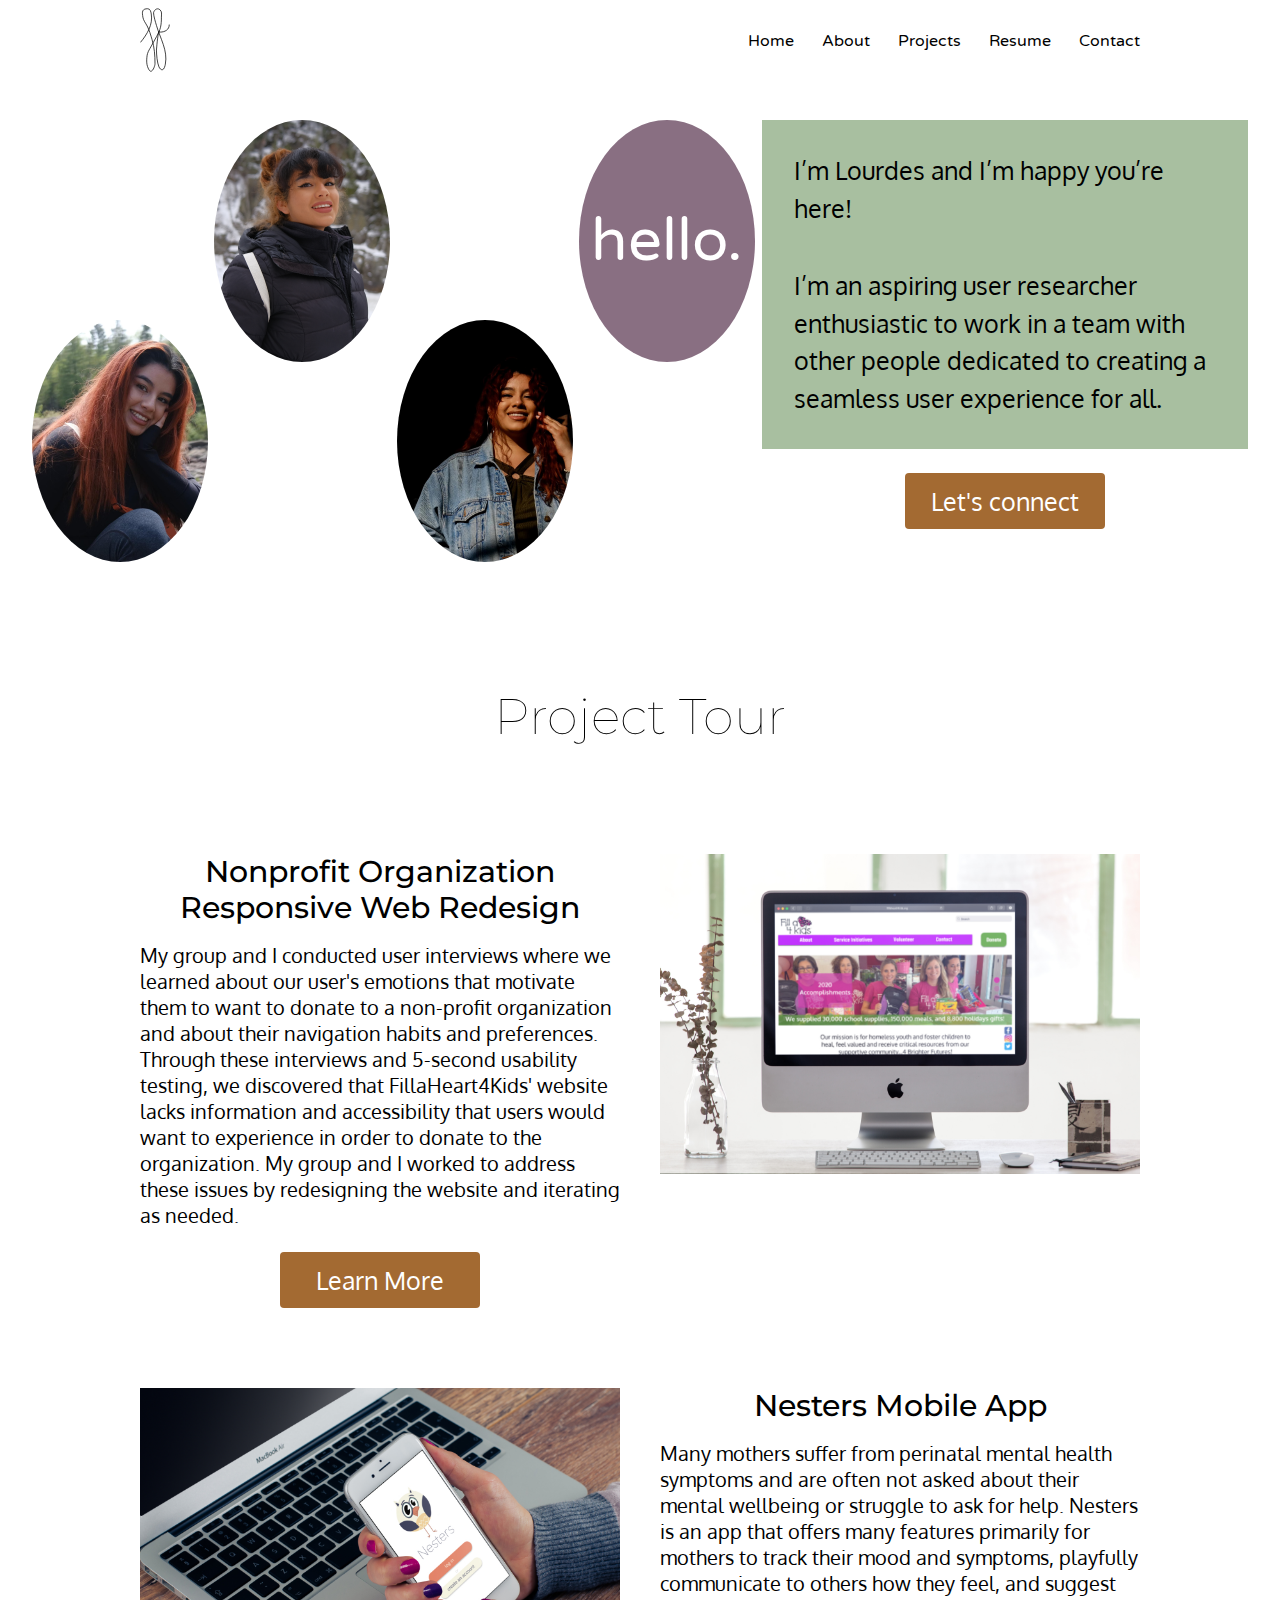
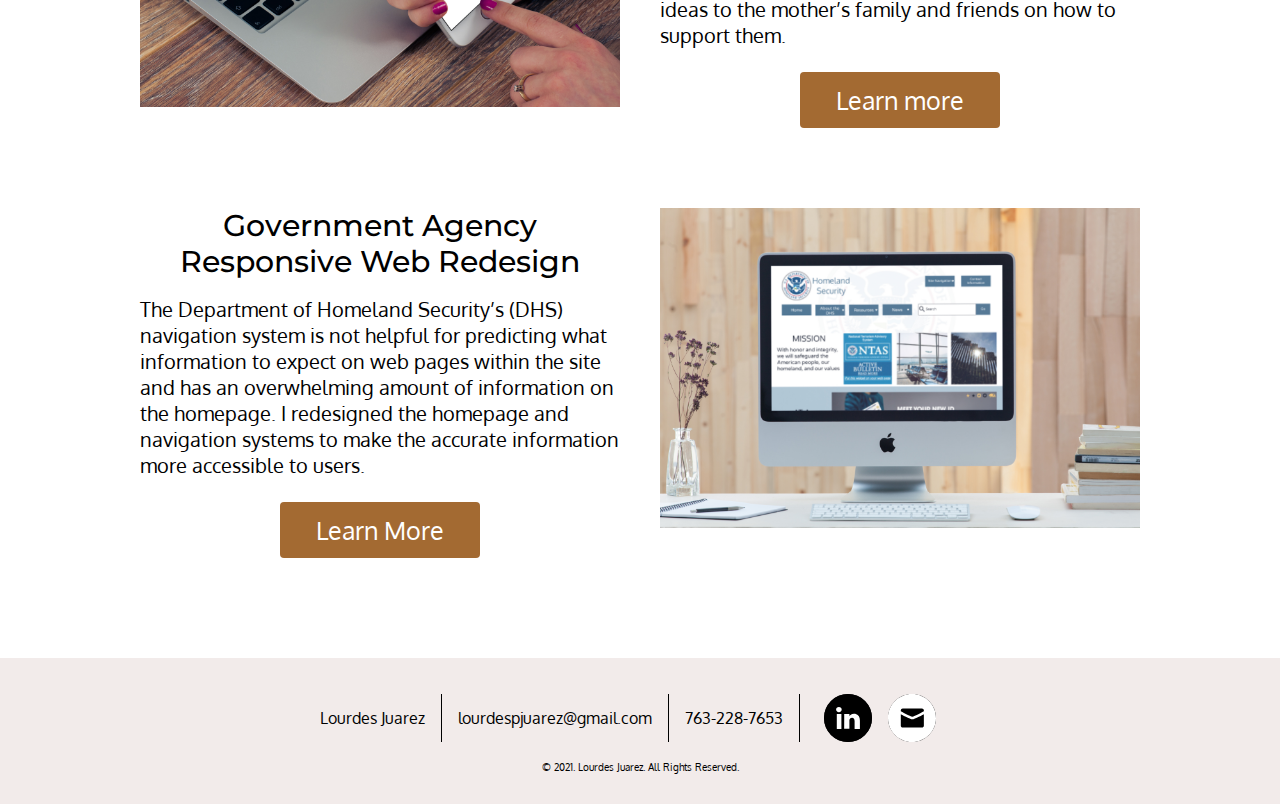
<file: index.html>
<!doctype html>

<html lang="en">

<head>
  <meta charset="utf-8">
  <title>Lourdes Juarez</title>
  <link rel="preconnect" href="https://fonts.googleapis.com">
  <link rel="preconnect" href="https://fonts.gstatic.com" crossorigin>
  <link
    href="https://fonts.googleapis.com/css2?family=Montserrat:wght@100;500&family=Oxygen:wght@400;700&family=Varela+Round&display=swap"
    rel="stylesheet">
  <link rel="stylesheet" href="css/reset.css">
  <link rel="stylesheet" href="css/index.css">
  <!-- Global site tag (gtag.js) - Google Analytics -->
  <script async src="https://www.googletagmanager.com/gtag/js?id=G-2B09VEYS4X"></script>
  <script>
    window.dataLayer = window.dataLayer || [];
    function gtag() { dataLayer.push(arguments); }
    gtag('js', new Date());

    gtag('config', 'G-2B09VEYS4X');
  </script>
  <!-- Hotjar Tracking Code for https://lourdespamela.github.io/UX_UI_HW_17/ -->
  <script>
    (function (h, o, t, j, a, r) {
      h.hj = h.hj || function () { (h.hj.q = h.hj.q || []).push(arguments) };
      h._hjSettings = { hjid: 2714497, hjsv: 6 };
      a = o.getElementsByTagName('head')[0];
      r = o.createElement('script'); r.async = 1;
      r.src = t + h._hjSettings.hjid + j + h._hjSettings.hjsv;
      a.appendChild(r);
    })(window, document, 'https://static.hotjar.com/c/hotjar-', '.js?sv=');
  </script>
  <script src="index.js" type="text/javascript">
  </script>
</head>

<body>
  <header class="header">
    <nav class="navigation">
      <div class="logo-wrapper">
        <img src="images/logo.svg" class="logo" />
      </div>
      <ul class="nav-links">
        <li class="nav-item">
          <a class="navigation-link" href="index.html">Home</a>
        </li>
        <li class="nav-item">
          <a class="navigation-link" href="about.html">About</a>
        </li>
        <li class="nav-item">
          <a class="navigation-link" href="#projects">Projects</a>
        </li>
        <li class="nav-item">
          <a class="navigation-link" href="resume.html">Resume</a>
        </li>
        <li class="nav-item">
          <a class="navigation-link" href="contact.html">Contact</a>
        </li>
      </ul>
    </nav>
  </header>
  <section class="hero-section">
    <div class="hero-grid">
      <div class="hero-images">
        <div class="image-1 oval">
          <img class="hero-image" src="images/left portrait.png" />
        </div>
        <div class="image-2 oval">
          <img class="hero-image" src="images/Center Portrait.png" />
        </div>
        <div class="image-3 oval">
          <img class="hero-image" src="images/Right Portrait.png" />
        </div>
        <div class="welcome oval">
          hello.
        </div>
      </div>
      <div class="hero-body">
        <div class="intro-text">
          <h2 class="intro">I’m Lourdes and I’m happy you’re here!</h2> <br>
          <p class="greeting">I’m an aspiring user researcher enthusiastic to work in a team with other people dedicated
            to creating a seamless user experience for all.</p>

        </div>
        <a class="link-button">
          Let's connect
        </a>
      </div>
    </div>
  </section>
  <section class="my-work" id="projects">
    <div class="work-intro">
      <h2>Project Tour</h2>
    </div>
    <div id="project-tour" class="project-grid">
      <div class="project-description">
        <h3 class="project-title">Nonprofit Organization Responsive Web Redesign</h3>
        <p class="case-description">My group and I conducted user interviews where we learned about our user's emotions
          that motivate them to want to donate to a non-profit organization and about their navigation habits and
          preferences. Through these interviews and 5-second usability testing, we discovered that FillaHeart4Kids'
          website lacks information and accessibility that users would want to experience in order to donate to the
          organization. My group and I worked to address these issues by redesigning the website and iterating as
          needed. </p>
        <a class="link-button" href="fillaheart4kids.html">
          Learn More
        </a>
      </div>
      <div class="project-image-wrapper">
        <img class="project-image" src="images/Nonprofit RWD Mockup.jpg">
      </div>
    </div>
    <div class="project-grid inverted">
      <div class="project-image-wrapper">
        <img class="project-image" src="images/Nesters Mockup.jpg">
      </div>
      <div class="project-description">
        <h3 class="project-title">Nesters Mobile App</h3>
        <p class="case-description">Many mothers suffer from perinatal mental health symptoms and are often not asked
          about their mental wellbeing or struggle to ask for help. Nesters is an app that offers many features
          primarily for mothers to track their mood and symptoms, playfully communicate to others how they feel, and
          suggest ideas to the mother’s family and friends on how to support them.</p>
        <a class="link-button">
          Learn more
        </a>
      </div>
    </div>
    <div class="project-grid">
      <div class="project-description">
        <h3 class="project-title">Government Agency Responsive Web Redesign</h3>
        <p class="case-description">The Department of Homeland Security’s (DHS) navigation system is not helpful for
          predicting what information to expect on web pages within the site and has an overwhelming amount of
          information on the homepage. I redesigned the homepage and navigation systems to make the accurate information
          more accessible to users.</p>
        <a class="link-button">
          Learn More
        </a>
      </div>
      <div class="project-image-wrapper">
        <img class="project-image" src="images/DHS RWD Mockup.jpg">
      </div>
    </div>
  </section>

  <footer class="footer">
    <ul class="footer-links">
      <li class="footer-item">Lourdes Juarez</li>
      <li class="footer-item">lourdespjuarez@gmail.com</li>
      <li class="footer-item">763-228-7653</li>
      <div class="icon-wrapper">
        <div class="contact-icon">
          <a href="https://www.linkedin.com/in/name" target="_blank" rel="noopener noreferrer">
            <svg enable-background="new 0 0 48 48" version="1.1" viewBox="0 0 48 48" xml:space="preserve"
              xmlns="http://www.w3.org/2000/svg">
              <circle cx="24" cy="24" fill="currentColor" r="24" />
              <path
                d="M17.4,34.9h-4.6V20.1h4.6V34.9z M14.9,18.2L14.9,18.2c-1.7,0-2.8-1.1-2.8-2.6c0-1.5,1.1-2.6,2.8-2.6  c1.7,0,2.8,1.1,2.8,2.6C17.7,17.1,16.7,18.2,14.9,18.2z M35.9,34.9h-5.3v-7.7c0-2-0.8-3.4-2.6-3.4c-1.4,0-2.1,0.9-2.5,1.8  c-0.1,0.3-0.1,0.8-0.1,1.2v8h-5.2c0,0,0.1-13.6,0-14.8h5.2v2.3c0.3-1,2-2.5,4.6-2.5c3.3,0,5.9,2.1,5.9,6.7V34.9z"
                fill="#FFFFFF" />
            </svg>
          </a>
        </div>
        <div class="contact-icon">
          <a href="mailto:john@gmail.com" target="_blank" rel="noopener noreferrer">
            <svg width="48" height="48" viewBox="0 0 48 48" fill="none" xmlns="http://www.w3.org/2000/svg">
              <path fill-rule="evenodd" clip-rule="evenodd"
                d="M24 48C10.7452 48 0 37.2548 0 24C0 10.7452 10.7452 0 24 0C37.2548 0 48 10.7452 48 24C48 37.2548 37.2548 48 24 48ZM24.3344 22.653C26.2995 22.653 35.8544 17.28 35.8544 17.28L35.8698 16.32C35.8698 15.2602 35.0096 14.4 33.9469 14.4H14.7219C13.6602 14.4 12.8 15.2602 12.8 16.32V17.1754C12.8 17.1754 22.4595 22.653 24.3344 22.653ZM12.8154 20.16C12.8144 20.16 22.4595 25.293 24.3344 25.293C26.3898 25.293 35.8544 20.16 35.8544 20.16L35.8698 31.68C35.8698 32.7398 35.0096 33.6 33.9469 33.6H14.7219C13.6611 33.6 12.8 32.7398 12.8 31.68L12.8154 20.16Z"
                fill="white" />
            </svg>
          </a>
        </div>
      </div>
    </ul>
    <p class="copyright">© 2021. Lourdes Juarez. All Rights Reserved.
    </p>
  </footer>

</body>

</html>
</file>
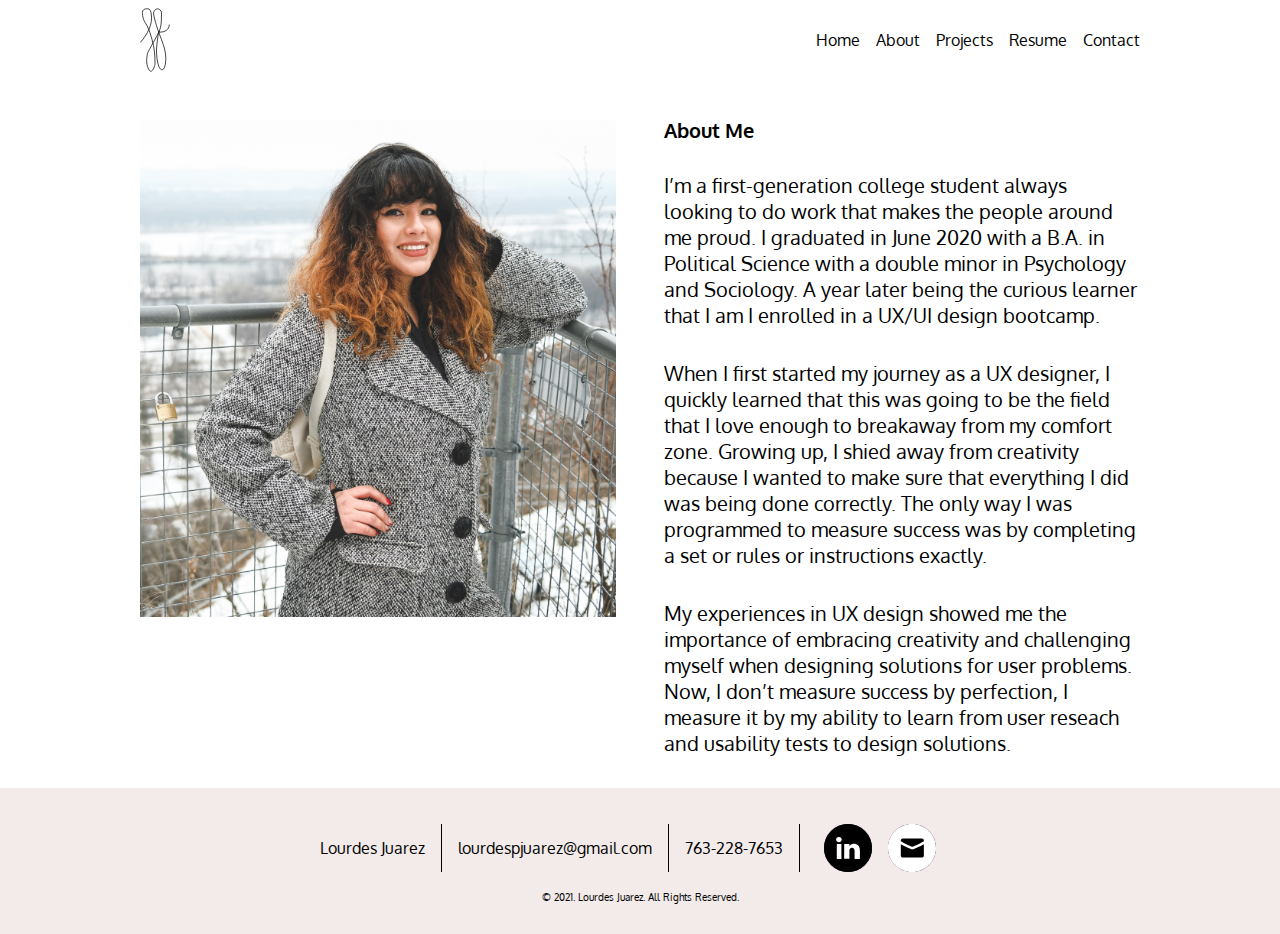
<file: about.html>
<!doctype html>

<html lang="en">

<head>
    <meta charset="utf-8">
    <title>Lourdes Juarez</title>
    <link rel="preconnect" href="https://fonts.googleapis.com">
    <link rel="preconnect" href="https://fonts.gstatic.com" crossorigin>
    <link
        href="https://fonts.googleapis.com/css2?family=Montserrat:wght@100;500&family=Oxygen:wght@400;700&family=Varela+Round&display=swap"
        rel="stylesheet">
    <link rel="stylesheet" href="css/reset.css">
    <link rel="stylesheet" href="css/index.css">
    <!-- Global site tag (gtag.js) - Google Analytics -->
    <script async src="https://www.googletagmanager.com/gtag/js?id=G-2B09VEYS4X"></script>
    <script>
        window.dataLayer = window.dataLayer || [];
        function gtag() { dataLayer.push(arguments); }
        gtag('js', new Date());

        gtag('config', 'G-2B09VEYS4X');
    </script>
    <!-- Hotjar Tracking Code for https://lourdespamela.github.io/UX_UI_HW_17/ -->
    <script>
        (function (h, o, t, j, a, r) {
            h.hj = h.hj || function () { (h.hj.q = h.hj.q || []).push(arguments) };
            h._hjSettings = { hjid: 2714497, hjsv: 6 };
            a = o.getElementsByTagName('head')[0];
            r = o.createElement('script'); r.async = 1;
            r.src = t + h._hjSettings.hjid + j + h._hjSettings.hjsv;
            a.appendChild(r);
        })(window, document, 'https://static.hotjar.com/c/hotjar-', '.js?sv=');
    </script>
</head>

<body>
    <header class="header">
        <nav class="navigation">
            <div class="logo-wrapper">
                <img src="images/logo.svg" class="logo" />
            </div>
            <ul class="nav-links">
                <li class="nav-item">
                    <a class="nav-link" href="index.html">Home</a>
                </li>
                <li class="nav-item">
                    <a class="nav-link" href="about.html">About</a>
                </li>
                <li class="nav-item">
                    <a class="nav-link" href="index.html#projects">Projects</a>
                </li>
                <li class="nav-item">
                    <a class="nav-link" href="resume.html">Resume</a>
                </li>
                <li class="nav-item">
                    <a class="nav-link" href="contact.html">Contact</a>
                </li>
            </ul>
        </nav>
    </header>
    <section class="about">
        <div class="about-grid">
            <div class="about-image-wrapper">
                <img class="about-image" src="images/about-me.png" />
            </div>
            <div class="about-body">
                <h1 class="about-intro">About Me</h1>
                <p class="about-text">
                    I’m a first-generation college student always looking to do work that makes the people around me
                    proud. I graduated in June 2020 with a B.A. in Political Science with a double minor in Psychology
                    and Sociology. A year later being the curious learner that I am I enrolled in a UX/UI design
                    bootcamp.
                </p>
                <p class="about-text">
                    When I first started my journey as a UX designer, I quickly learned that this was going to be the
                    field that I love enough to breakaway from my comfort zone. Growing up, I shied away from creativity
                    because I wanted to make sure that everything I did was being done correctly. The only way I was
                    programmed to measure success was by completing a set or rules or instructions exactly.
                </p>
                <p class="about-text">
                    My experiences in UX design showed me the importance of embracing creativity and challenging myself
                    when designing solutions for user problems. Now, I don’t measure success by perfection, I measure it
                    by my ability to learn from user reseach and usability tests to design solutions.
                </p>
            </div>
        </div>
    </section>


    <footer class="footer">
        <ul class="footer-links">
            <li class="footer-item">Lourdes Juarez</li>
            <li class="footer-item">lourdespjuarez@gmail.com</li>
            <li class="footer-item">763-228-7653</li>
            <div class="icon-wrapper">
                <div class="contact-icon">
                    <a href="https://www.linkedin.com/in/name" target="_blank" rel="noopener noreferrer">
                        <svg enable-background="new 0 0 48 48" version="1.1" viewBox="0 0 48 48" xml:space="preserve"
                            xmlns="http://www.w3.org/2000/svg">
                            <circle cx="24" cy="24" fill="currentColor" r="24" />
                            <path
                                d="M17.4,34.9h-4.6V20.1h4.6V34.9z M14.9,18.2L14.9,18.2c-1.7,0-2.8-1.1-2.8-2.6c0-1.5,1.1-2.6,2.8-2.6  c1.7,0,2.8,1.1,2.8,2.6C17.7,17.1,16.7,18.2,14.9,18.2z M35.9,34.9h-5.3v-7.7c0-2-0.8-3.4-2.6-3.4c-1.4,0-2.1,0.9-2.5,1.8  c-0.1,0.3-0.1,0.8-0.1,1.2v8h-5.2c0,0,0.1-13.6,0-14.8h5.2v2.3c0.3-1,2-2.5,4.6-2.5c3.3,0,5.9,2.1,5.9,6.7V34.9z"
                                fill="#FFFFFF" />
                        </svg>
                    </a>
                </div>
                <div class="contact-icon">
                    <a href="mailto:john@gmail.com" target="_blank" rel="noopener noreferrer">
                        <svg width="48" height="48" viewBox="0 0 48 48" fill="none" xmlns="http://www.w3.org/2000/svg">
                            <path fill-rule="evenodd" clip-rule="evenodd"
                                d="M24 48C10.7452 48 0 37.2548 0 24C0 10.7452 10.7452 0 24 0C37.2548 0 48 10.7452 48 24C48 37.2548 37.2548 48 24 48ZM24.3344 22.653C26.2995 22.653 35.8544 17.28 35.8544 17.28L35.8698 16.32C35.8698 15.2602 35.0096 14.4 33.9469 14.4H14.7219C13.6602 14.4 12.8 15.2602 12.8 16.32V17.1754C12.8 17.1754 22.4595 22.653 24.3344 22.653ZM12.8154 20.16C12.8144 20.16 22.4595 25.293 24.3344 25.293C26.3898 25.293 35.8544 20.16 35.8544 20.16L35.8698 31.68C35.8698 32.7398 35.0096 33.6 33.9469 33.6H14.7219C13.6611 33.6 12.8 32.7398 12.8 31.68L12.8154 20.16Z"
                                fill="white" />
                        </svg>
                    </a>
                </div>
            </div>
        </ul>
        <p class="copyright">© 2021. Lourdes Juarez. All Rights Reserved.
        </p>
    </footer>

</body>

</html>
</file>
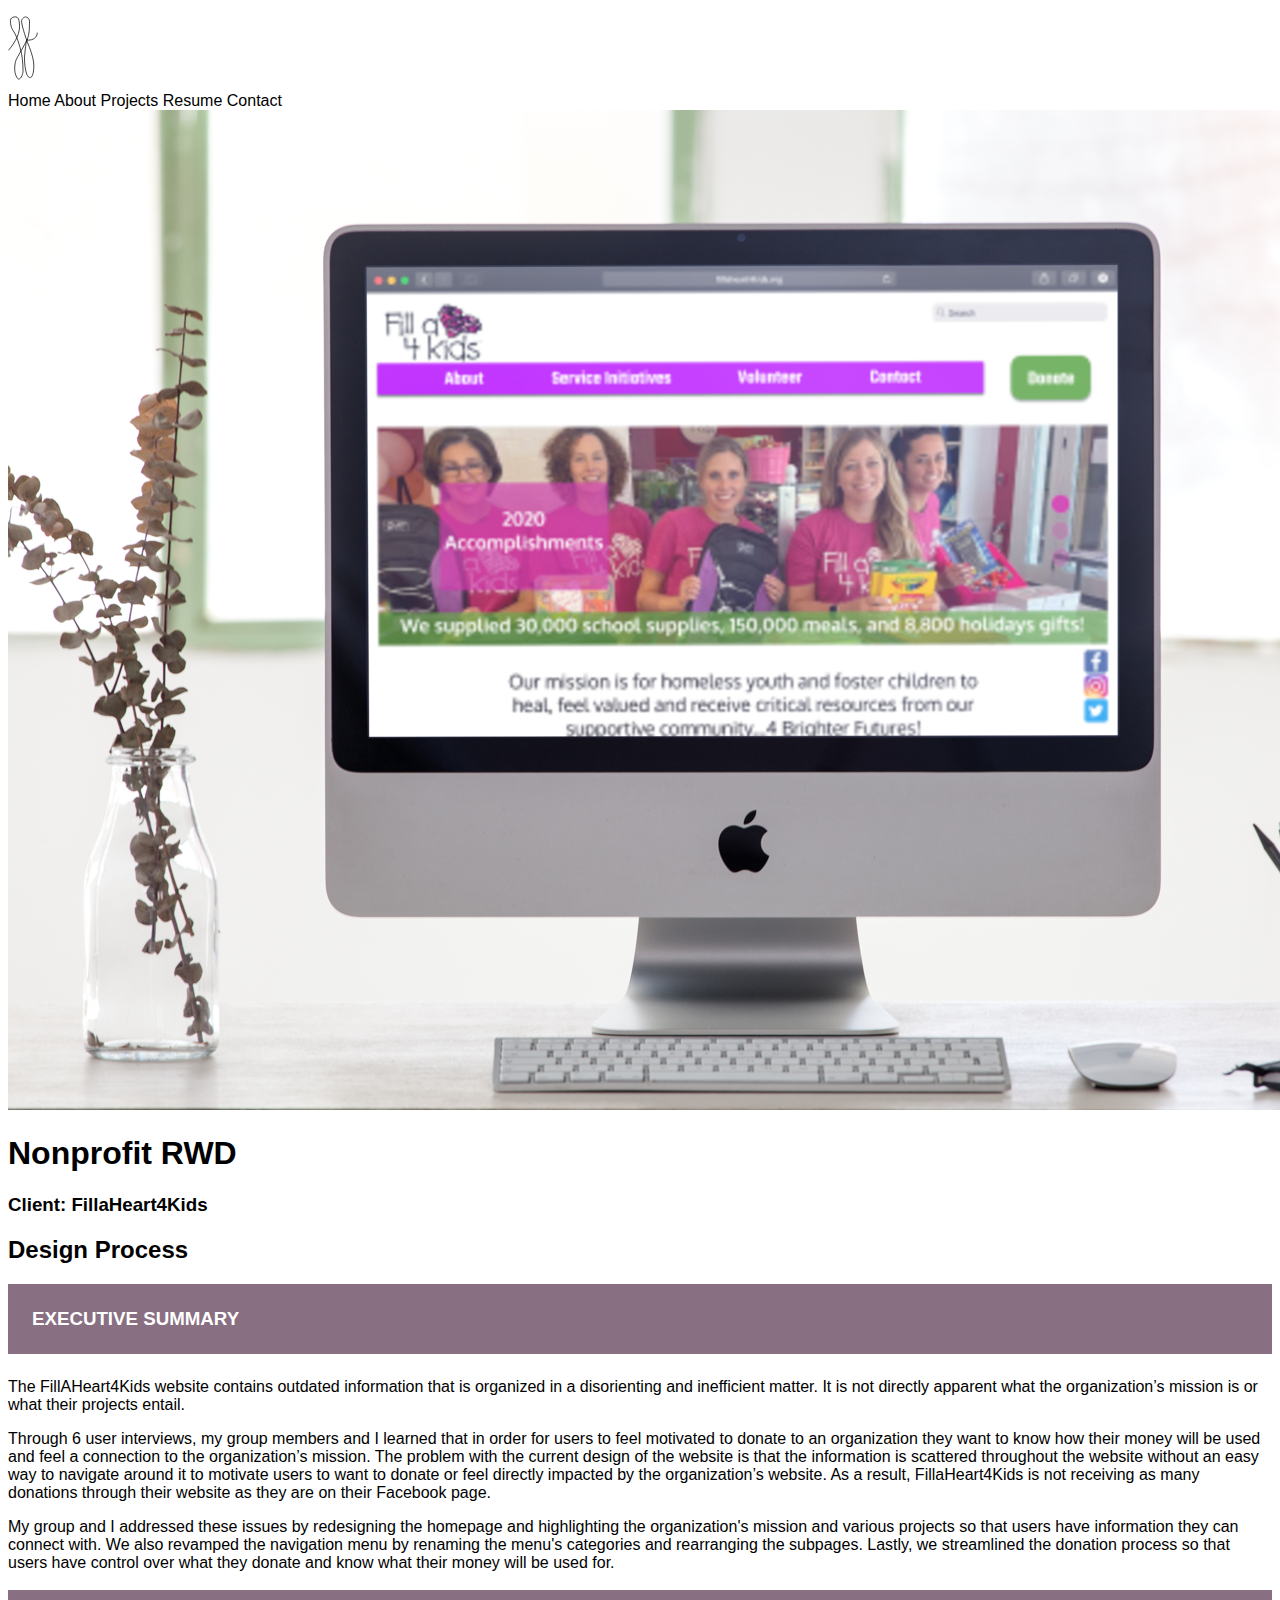
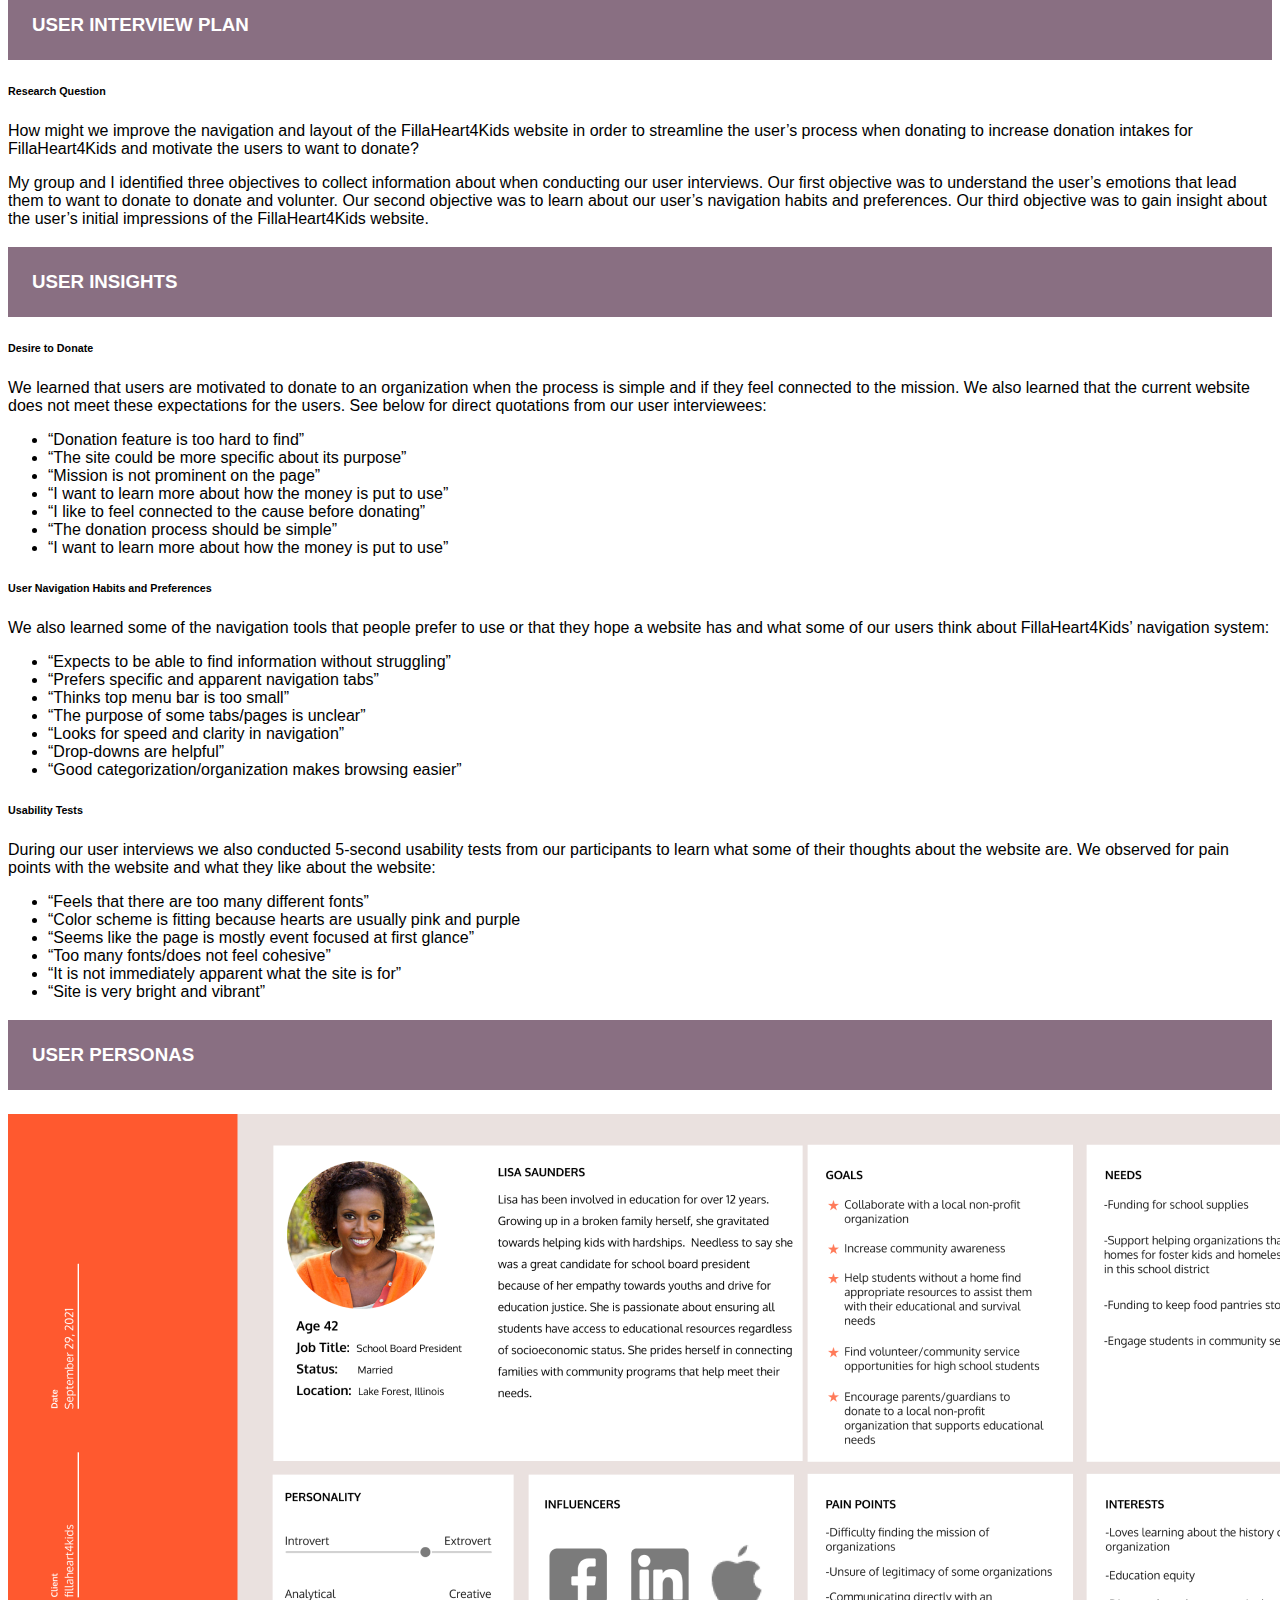
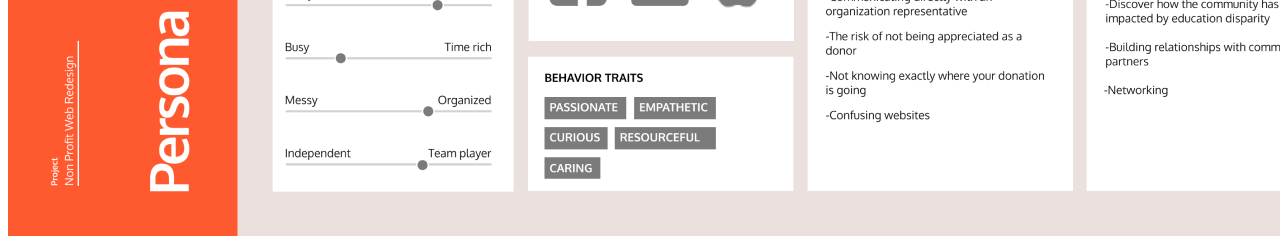
<file: fillaheart4kids-old.html>
<!DOCTYPE html>
<html lang="en">

<head>
    <meta charset="UTF-8">
    <meta http-equiv="X-UA-Compatible" content="IE=edge">
    <meta name="viewport" content="width=device-width, initial-scale=1.0">
    <title>Document</title>
    <link rel="stylesheet" href="https://cdn.jsdelivr.net/npm/bootstrap@4.6.1/dist/css/bootstrap.min.css"
        integrity="sha384-zCbKRCUGaJDkqS1kPbPd7TveP5iyJE0EjAuZQTgFLD2ylzuqKfdKlfG/eSrtxUkn" crossorigin="anonymous">
    <link rel="stylesheet" href="css/index.css">
</head>

<body>
    <div class="container">
        <nav class="navbar navbar-light bg-transparent navbar-expand-sm">
            <a class="navbar-brand" href="index.html">
                <img src="images/logo.svg" width="30" height="80" alt="">
            </a>
            <button class="navbar-toggler" type="button" data-toggle="collapse" data-target="#navbarNavAltMarkup"
                aria-controls="navbarNavAltMarkup" aria-expanded="false" aria-label="Toggle navigation">
                <span class="navbar-toggler-icon"></span>
            </button>
            <div class="collapse navbar-collapse" id="navbarNavAltMarkup">
                <div class="navbar-nav d-flex justify-content-end w-100">
                    <a class="nav-link" href="#">Home</a>
                    <a class="nav-link" href="#">About</a>
                    <a class="nav-link" href="#">Projects</a>
                    <a class="nav-link" href="#">Resume</a>
                    <a class="nav-link" href="#">Contact</a>
                </div>
            </div>
        </nav>
    </div>

    <!-- Bootstrap col system -->
    <div class="container">
        <div class="row">
            <div class="col-12 col-md-5 offset-md-2 order-2 order-md-1">
                <img src="images/Nonprofit RWD Mockup.jpg" alt="" class="w-100">
            </div>
            <div class="col-12 col-md-5 col-lg-3 order-1 order-md-2">
                <h1>Nonprofit RWD</h1>
                <h3>Client: FillaHeart4Kids</h3>
            </div>
        </div>
    </div>

    <div class="container py-5">
        <h2 class="text-center">Design Process</h2>
    </div>

    <div class="container">
        <div class="row">
            <div class="col-12 col-md-5 col-lg-3">
                <h3 class="section-header">Executive Summary</h3>
            </div>
            <div class="col-12 col-md-7 col-lg-9">
                <p>The FillAHeart4Kids website contains outdated information that is organized in a disorienting and
                    inefficient matter. It is not directly apparent what the organization’s mission is or what their
                    projects entail. </p>
                <p>Through 6 user interviews, my group members and I learned that in order for users to feel motivated
                    to donate to an organization they want to know how their money will be used and feel a connection to
                    the organization’s mission. The problem with the current design of the website is that the
                    information is scattered throughout the website without an easy way to navigate around it to
                    motivate users to want to donate or feel directly impacted by the organization’s website. As a
                    result, FillaHeart4Kids is not receiving as many donations through their website as they are on
                    their Facebook page. </p>
                <p>My group and I addressed these issues by redesigning the homepage and highlighting the organization's
                    mission and various projects so that users have information they can connect with. We also revamped
                    the navigation menu by renaming the menu's categories and rearranging the subpages. Lastly, we
                    streamlined the donation process so that users have control over what they donate and know what
                    their money will be used for. </p>
            </div>
        </div>
    </div>

    <div class="container">
        <div class="row">
            <div class="col-12 col-md-5 col-lg-3">
                <h3 class="section-header">User Interview Plan</h3>
            </div>
            <div class="col-12 col-md-7 col-lg-9">
                <h6 class="font-weight-bold"> Research Question</h6>
                <p>How might we improve the navigation and layout of the FillaHeart4Kids website in order to streamline
                    the user’s process when donating to increase donation intakes for FillaHeart4Kids and motivate the
                    users to want to donate?</p>
                <p>My group and I identified three objectives to collect information about when conducting our user
                    interviews. Our first objective was to understand the user’s emotions that lead them to want to
                    donate to donate and volunter. Our second objective was to learn about our user’s navigation habits
                    and preferences. Our third objective was to gain insight about the user’s initial impressions of the
                    FillaHeart4Kids website. </p>
            </div>
        </div>
    </div>

    <div class="container">
        <div class="row">
            <div class="col-12 col-md-5 col-lg-3">
                <h3 class="section-header">User Insights</h3>
            </div>
            <div class="col-12 col-md-7 col-lg-9">
                <h6 class="font-weight-bold">Desire to Donate</h6>
                <p>We learned that users are motivated to donate to an organization when the process is simple and if
                    they feel connected to the mission. We also learned that the current website does not meet these
                    expectations for the users. See below for direct quotations from our user interviewees:</p>
                <ul class="bullet-list">
                    <li>“Donation feature is too hard to find”</li>
                    <li>“The site could be more specific about its purpose”</li>
                    <li>“Mission is not prominent on the page”</li>
                    <li>“I want to learn more about how the money is put to use”</li>
                    <li> “I like to feel connected to the cause before donating”</li>
                    <li>“The donation process should be simple”</li>
                    <li> “I want to learn more about how the money is put to use”</li>
                </ul>
                <h6 class="font-weight-bold">User Navigation Habits and Preferences</h6>
                <p>We also learned some of the navigation tools that people prefer to use or that they hope a website
                    has and what some of our users think about FillaHeart4Kids’ navigation system:</p>
                <ul class="bullet-list">
                    <li>“Expects to be able to find information without struggling”</li>
                    <li>“Prefers specific and apparent navigation tabs”</li>
                    <li>“Thinks top menu bar is too small”</li>
                    <li>“The purpose of some tabs/pages is unclear”</li>
                    <li>“Looks for speed and clarity in navigation”</li>
                    <li>“Drop-downs are helpful”</li>
                    <li>“Good categorization/organization makes browsing easier”</li>
                </ul>
                <h6 class="font-weight-bold">Usability Tests</h6>
                <p>During our user interviews we also conducted 5-second usability tests from our participants to learn
                    what some of their thoughts about the website are. We observed for pain points with the website and
                    what they like about the website:</p>
                <ul class="bullet-list">
                    <li>“Feels that there are too many different fonts”</li>
                    <li>“Color scheme is fitting because hearts are usually pink and purple</li>
                    <li>“Seems like the page is mostly event focused at first glance”</li>
                    <li>“Too many fonts/does not feel cohesive”</li>
                    <li>“It is not immediately apparent what the site is for”</li>
                    <li>“Site is very bright and vibrant”</li>
                </ul>
            </div>
        </div>
        <div class="row">
            <div class="col-12 col-md-5 col-lg-3">
                <h3 class="section-header">User Personas</h3>
            </div>
        </div>
        <div class="row">
            <div class="col">
                <img class="img-fluid" src="images/User Persona 1 - Non profit Web Redesign 1.png">
            </div>
        </div>

    </div>




    <script src="https://cdn.jsdelivr.net/npm/jquery@3.5.1/dist/jquery.slim.min.js"
        integrity="sha384-DfXdz2htPH0lsSSs5nCTpuj/zy4C+OGpamoFVy38MVBnE+IbbVYUew+OrCXaRkfj"
        crossorigin="anonymous"></script>
    <script src="https://cdn.jsdelivr.net/npm/popper.js@1.16.1/dist/umd/popper.min.js"
        integrity="sha384-9/reFTGAW83EW2RDu2S0VKaIzap3H66lZH81PoYlFhbGU+6BZp6G7niu735Sk7lN"
        crossorigin="anonymous"></script>
    <script src="https://cdn.jsdelivr.net/npm/bootstrap@4.6.1/dist/js/bootstrap.min.js"
        integrity="sha384-VHvPCCyXqtD5DqJeNxl2dtTyhF78xXNXdkwX1CZeRusQfRKp+tA7hAShOK/B/fQ2"
        crossorigin="anonymous"></script>
</body>

</html>
</file>
<file: css/index.css>
body {
  background-color: white;
  font-family: "Oxygen", sans-serif;
}

a,
a:visited {
  text-decoration: none;
  color: black;
}

.header {
  width: 100%;
  height: 80px;
  position: fixed;
  top: 0;
  left: 0;
  right: 0;
  background: white;
  margin-bottom: 1px solid grey;
  z-index: 1;
}

.navigation {
  max-width: 1000px;
  padding: 0 32px;
  margin: 0 auto;
  height: 80px;
  display: flex;
  justify-content: space-between;
  align-items: center;
}

.logo-wrapper {
  height: 80px;
  width: 30px;
  display: flex;
  align-items: center;
}

.logo {
  width: 30px;
}

.nav-links {
  display: flex;
  align-items: center;
}

.nav-item {
  /* padding: 0 4px; */
  margin-left: 16px;
}

.navigation-link {
  padding: 12px;
  font-size: 16px;
  font-family: "Varela Round", sans-serif;
}

.navigation-link:hover {
  color: #896f82;
}

.navigation-link:last-of-type {
  margin-right: -12px;
}

.hero-section {
  max-width: 1000px;
  max-width: 100%;
  padding: 0 32px;
  margin: 80px auto 0 auto;
  /* margin-bottom: 100px; */
  overflow: hidden;
}

.hero-grid {
  padding: 40px 0px;
  width: 100%;
  display: grid;
  grid-template-columns: 1fr;
  grid-template-rows: 500px 1fr;
}

.hero-image {
  width: 100%;
  object-fit: cover;
}

.hero-images {
  width: 100%;
  height: 400px;
  position: relative;
}

.oval {
  width: 176px;
  height: 242px;
  position: absolute;
  border-radius: 50%;
  overflow: hidden;
}

.image-1 {
  top: 50%;
  left: 0%;
}

.image-2 {
  top: 0%;
  left: 20%;
}

.image-3 {
  top: 50%;
  left: 40%;
}

.welcome {
  top: 0%;
  left: 60%;
  background-color: #896f82;
  color: white;
  font-size: 60px;
  text-align: center;
  display: flex;
  flex-direction: column;
  justify-content: center;
  font-family: "Varela Round", sans-serif;
}

.hero-body {
  display: flex;
  flex-direction: column;
  align-items: center;
}

.intro-text {
  background-color: #a8bfa0;
  padding: 32px;
  line-height: 1.5;
  margin-bottom: 24px;
}

.intro {
  font-size: 25px;
  font-weight: 400;
  margin-bottom: 16px;
}

.greeting {
  font-size: 25px;
  font-weight: 400;
}

.footer {
  /* height: 120px; */
  padding: 32px 0;
  width: 100%;
  display: flex;
  flex-direction: column;
  align-items: center;
  background-color: rgba(201, 173, 167, 0.24);
}

.footer-links {
  /* display: grid;
    grid-template-columns: repeat(auto-fill, 120px);
    gap: 24px;
    place-items: center; */
  display: flex;
  flex-direction: row;
  align-items: center;
  margin-bottom: 16px;
  list-style: none;
}

.copyright {
  font-size: 10px;
}

.footer-item {
  font-size: 16px;
  line-height: 1;
  margin: 0;
  padding: 16px;
  border-right: 1px solid black;
}

.link-button,
.link-button:visited {
  background-color: #a36a32;
  color: white;
  font-size: 25px;
  border: 0;
  outline: 0;
  width: 200px;
  height: 56px;
  display: flex;
  align-items: center;
  justify-content: center;
  border-radius: 4px;
}

.icon-wrapper {
  padding: 4px 24px;
  display: flex;
  flex-direction: row;
}

.contact-icon {
  height: 48px;
  width: 48px;
  background-color: black;
  border-radius: 50%;
  margin-right: 16px;
}

.project-grid {
  display: grid;
  grid-template-columns: 1fr;
  grid-template-rows: auto auto;
  margin: 30px 0 80px 0;
  width: 100%;
  gap: 24px;
  grid-template-areas:
    "image"
    "text";
}

.my-work {
  max-width: 1000px;
  padding: 0 32px;
  margin: 0 auto 0 auto;
  margin-bottom: 100px;
}

.work-intro {
  padding: 32px;
}

.work-intro h2 {
  font-size: 50px;
  font-weight: 100;
  font-family: "Montserrat", sans-serif;
  text-align: center;
}

.project-image-wrapper {
  width: 100%;
  grid-area: image;
}

.project-image {
  width: 100%;
}

.project-description {
  width: 100%;
  display: flex;
  flex-direction: column;
  align-items: center;
  grid-area: text;
}

.project-title {
  text-align: center;
  font-family: "Montserrat", sans-serif;
  font-weight: 500;
  font-size: 30px;
  margin-bottom: 16px;
  line-height: 1.2;
}

.case-description {
  font-size: 20px;
  line-height: 1.3;
  margin-bottom: 24px;
}

.about {
  width: 100%;
  margin-top: 120px;
}

.about-grid {
  max-width: 1000px;
  padding: 0 32px;
  margin: 0 auto;
  display: grid;
  grid-template-columns: 1fr;
  grid-template-rows: auto auto;
  gap: 32px;
}

.about-image-wrapper {
  width: 100%;
}

.about-image {
  width: 100%;
  display: block;
}

.about-body {
  width: 100%;
}

.about-intro {
  font-size: 20px;
  font-weight: 700;
  margin-bottom: 32px;
}

.about-text {
  font-size: 20px;
  margin-bottom: 32px;
  line-height: 1.3;
}

button {
  color: black;
  text-decoration: none;
  background-color: transparent;
  border: none;
}

h3.section-header {
  color: white;
  background: #896f82;
  text-transform: uppercase;
  margin-bottom: 24px;
  padding: 24px;
}

.bullet-list {
  list-style: disc;
}

.scrollspy-container {
    position: relative;
    height: 100vh;
    overflow-y: auto;
}

.nav-pills .nav-link.active {
    color: white;
    background: #896f82;
}

.clickable-link {
    text-decoration: underline;
}

@media (min-width: 680px) {
  .project-grid {
    display: grid;
    grid-template-columns: 1fr 1fr;
    grid-template-rows: auto;
    grid-template-areas: "text image";
    margin: 80px 0;
    width: 100%;
    gap: 40px;
  }

  .project-grid.inverted {
    grid-template-areas: "image text";
  }

  .hero-grid {
    grid-template-columns: 3fr 2fr;
  }

  .oval {
    width: 176px;
    height: 242px;
    position: absolute;
    border-radius: 50%;
    overflow: hidden;
  }

  .image-1 {
    top: 50%;
    left: 0%;
  }

  .image-2 {
    top: 0%;
    left: 25%;
  }

  .image-3 {
    top: 50%;
    left: 50%;
  }

  .welcome {
    top: 0%;
    left: 75%;
    font-size: 60px;
  }

  .about-grid {
    grid-template-columns: 1fr 1fr;
    grid-template-rows: 1fr;
    gap: 48px;
  }
}
</file>
